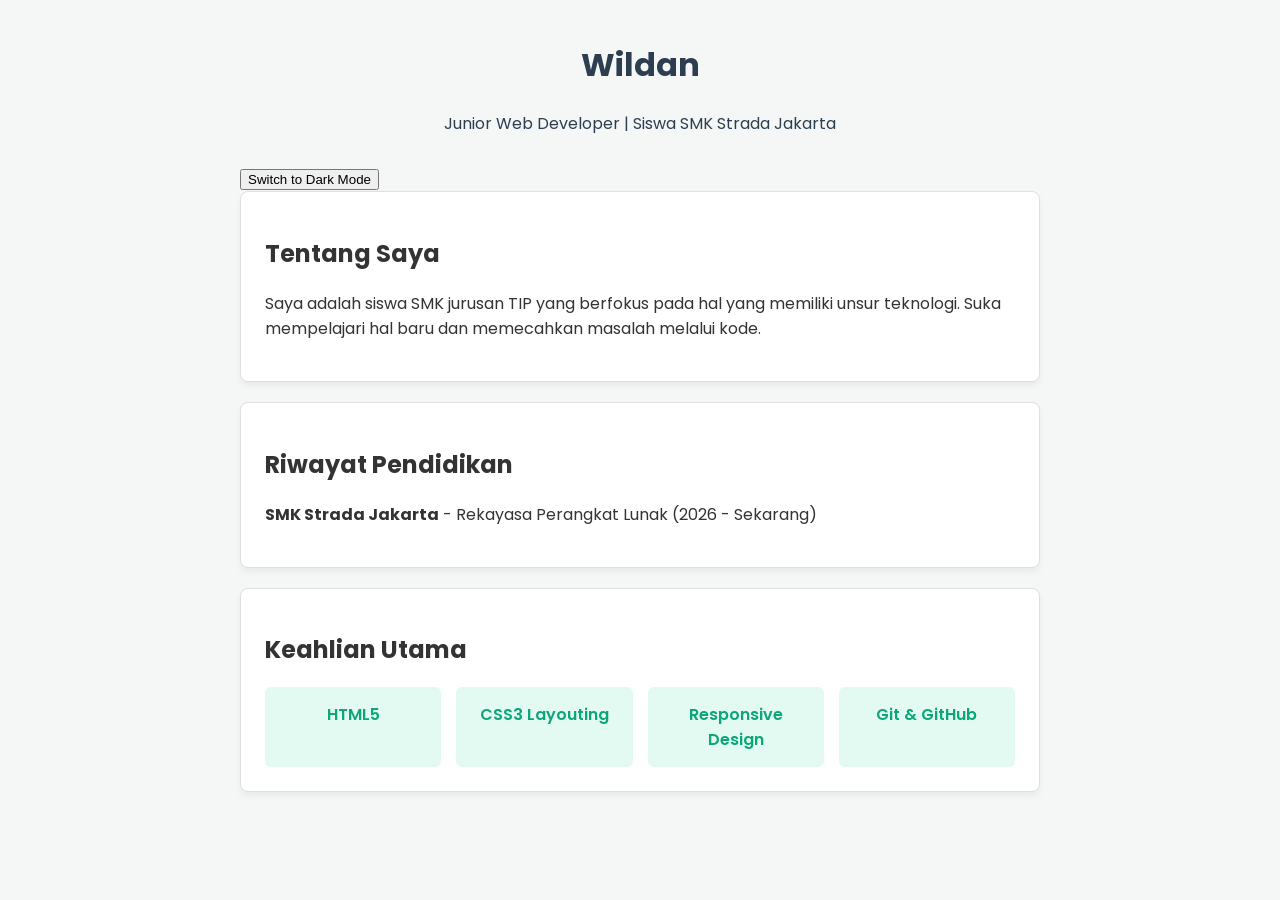
<file: jobahett wildan/jobsheet 3/index.html>
<!DOCTYPE html>
<html lang="en">
<head>
    <meta charset="UTF-8">
    <meta name="viewport" content="width=device-width, initial-scale=1.0">
    <title>Wildan</title>
    <link rel="stylesheet" href="style.css">
</head>
<body>
    <div class="cv-container">
        <header class="cv-header">
            <h1>Wildan</h1>
            <p>Junior Web Developer | Siswa SMK Strada Jakarta</p>
        </header>
        <div class="toggle-container">
            <button class="btn-toggle" id="themeToggleBtn"> 
                Switch to Dark Mode
            </button>
        </div>
        <section class="cv-card">
            <h2>Tentang Saya</h2>
            <p>Saya adalah siswa SMK jurusan TIP yang berfokus pada hal yang memiliki unsur teknologi. Suka mempelajari hal baru dan memecahkan masalah melalui kode.</p>
        </section>
        <section class="cv-card">
            <h2>Riwayat Pendidikan</h2>
            <p><strong>SMK Strada Jakarta</strong> - Rekayasa Perangkat Lunak (2026 - Sekarang)</p>
        </section>
        <section class="cv-card">
            <h2>Keahlian Utama</h2>
            <div class="skills-container">
                <div class="skill-item">HTML5</div>
                <div class="skill-item">CSS3 Layouting</div>
                <div class="skill-item">Responsive Design</div>
                <div class="skill-item">Git & GitHub</div>
            </div>
        </section>
    </div>
    <script src="script.js"></script>
</body>
</html>
</file>
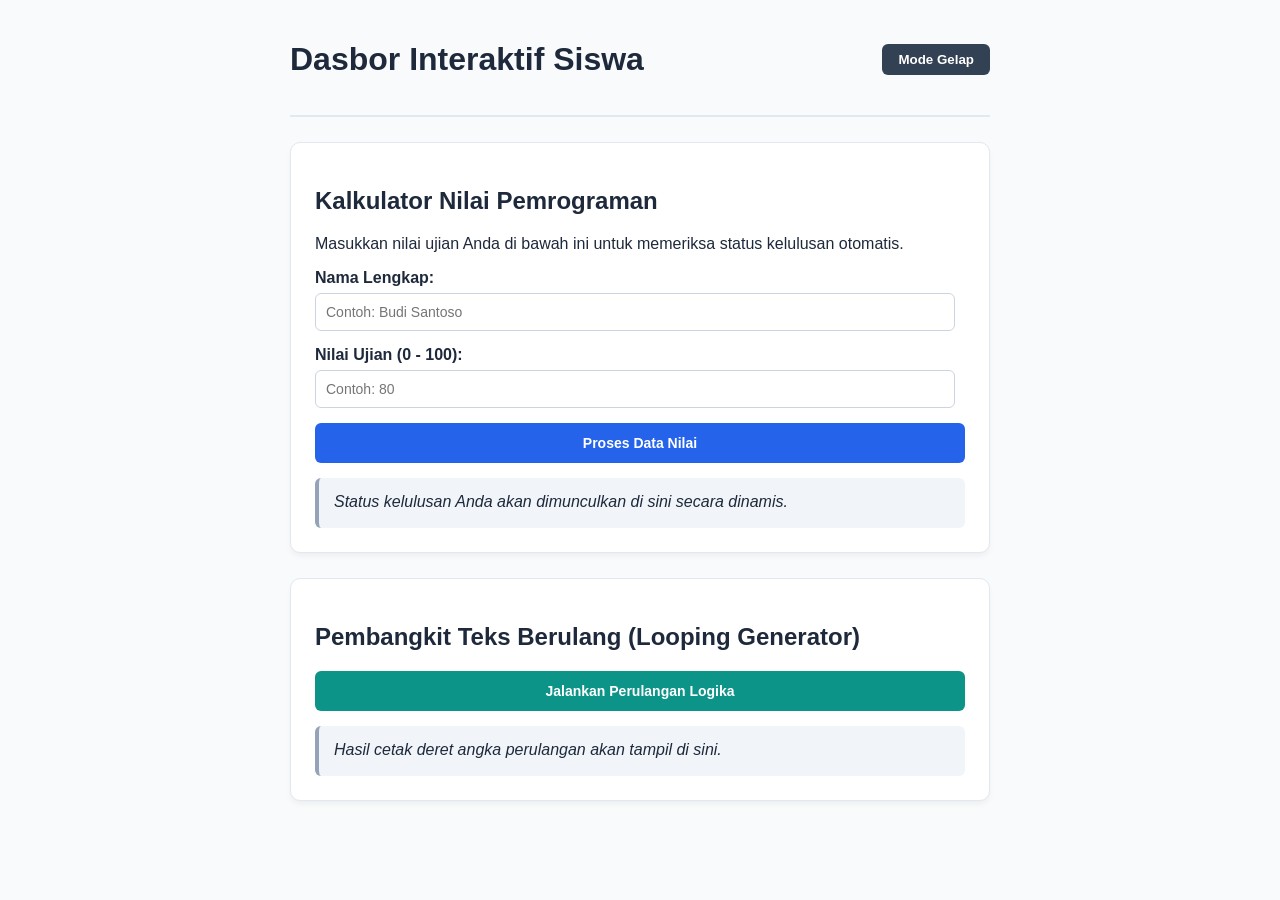
<file: jobahett wildan/jobshet 4/index.html>
<!DOCTYPE html>
<html lang="id">
<head>
    <meta charset="UTF-8">
    <meta name="viewport" content="width=device-width, initial-scale=1.0">
    <title>Web Interaktif JavaScript - X RPL</title>
    <link rel="stylesheet" href="stayle.css">
</head>
<body>
    <div class="main-container">
        <header class="web-header">
            <h1>Dasbor Interaktif Siswa</h1>
            <button id="btn-togle" class="toggle-theme">Mode Gelap</button>
        </header>

        <section class="widget-card">
            <h2>Kalkulator Nilai Pemrograman</h2>
            <p>Masukkan nilai ujian Anda di bawah ini untuk memeriksa status kelulusan otomatis.</p>
            <div class="input-group">
                <label for="input-nama">Nama Lengkap:</label>
                <input type="text" id="input-nama" placeholder="Contoh: Budi Santoso">
            </div>
            <div class="input-group">
                <label for="input-nilai">Nilai Ujian (0 - 100):</label>
                <input type="number" id="input-nilai" placeholder="Contoh: 80">
            </div>
            <button id="btn-proses" class="action-btn">Proses Data Nilai</button>
            <div id="box-hasil" class="result-box">
                Status kelulusan Anda akan dimunculkan di sini secara dinamis.
            </div>
        </section>
        <section class="widget-card">
            <h2>Pembangkit Teks Berulang (Looping Generator)</h2>
            <button id="btn-loop" class="action-btn variant-btn">Jalankan Perulangan Logika</button>
            <div id="box-loop" class="result-box">
                Hasil cetak deret angka perulangan akan tampil di sini.
            </div>
        </section>
    </div>
    <script src="script.js"></script>
</body>
</html>
</file>
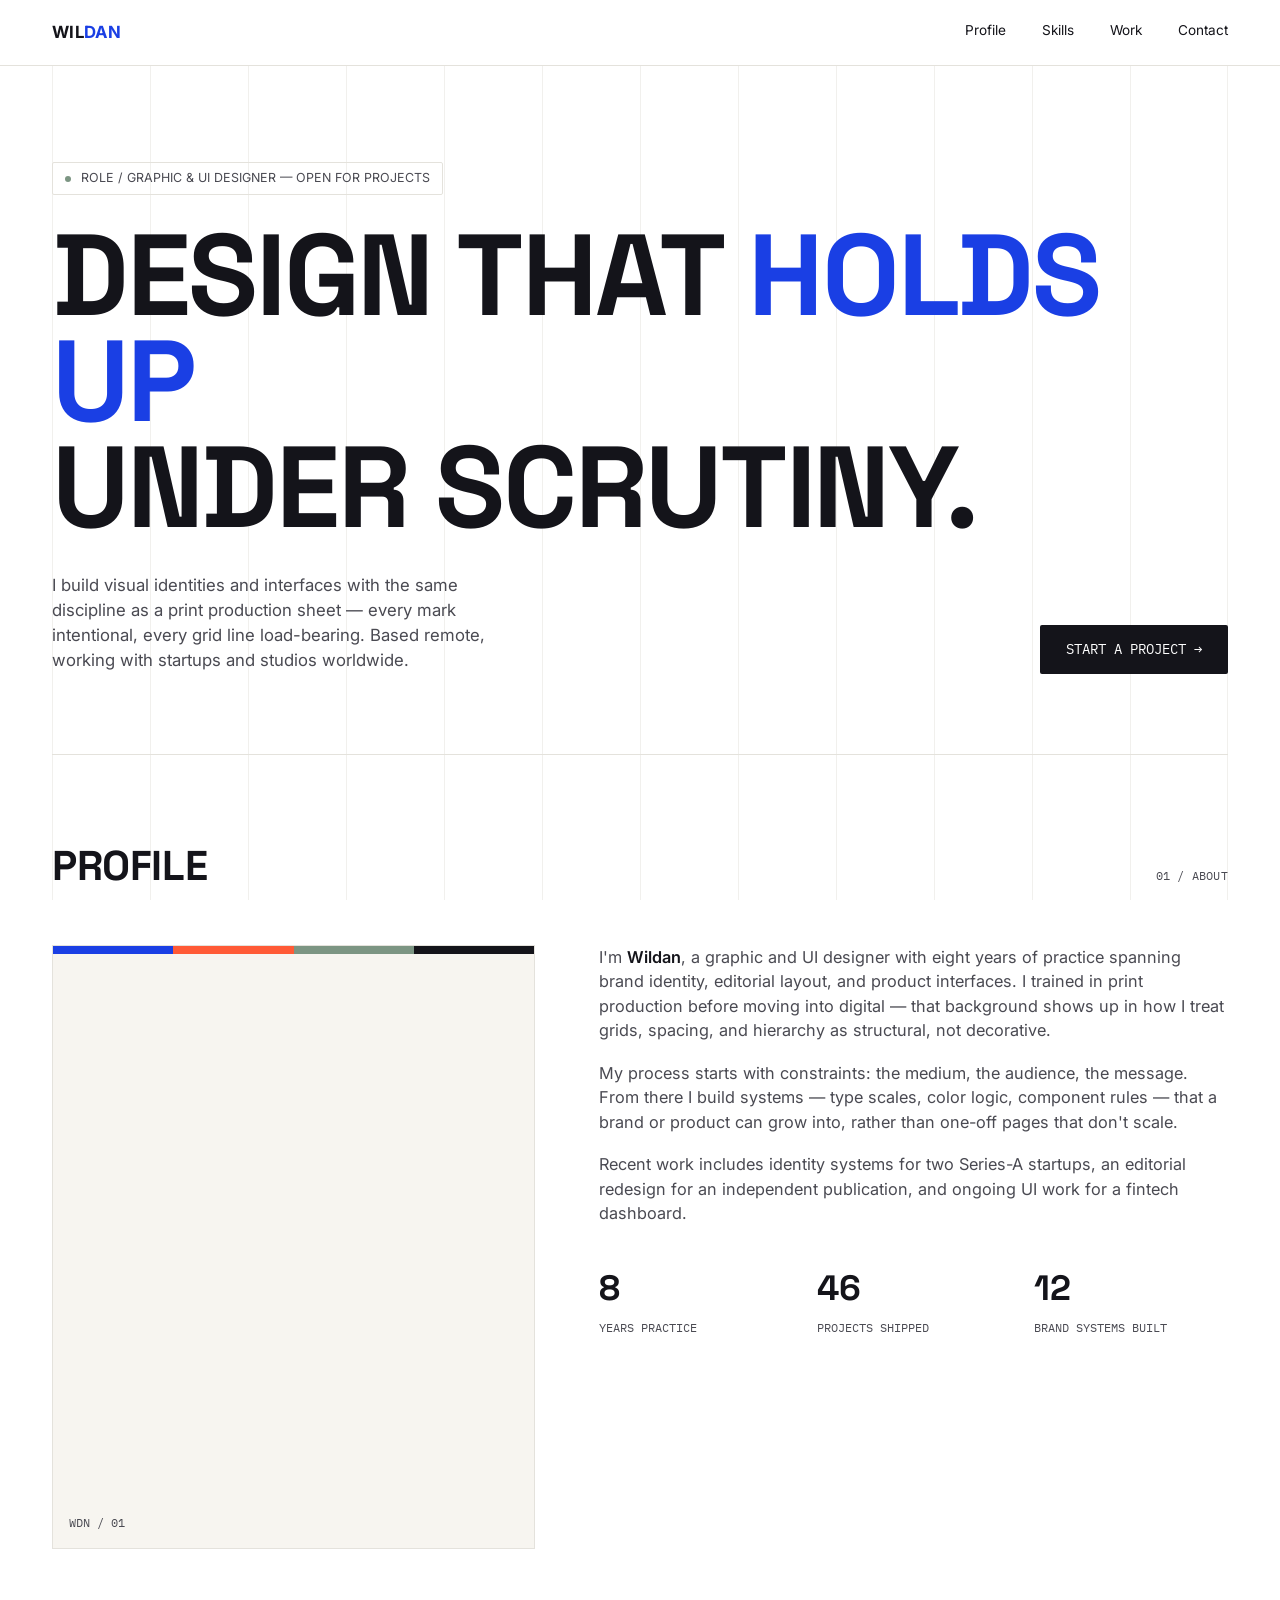
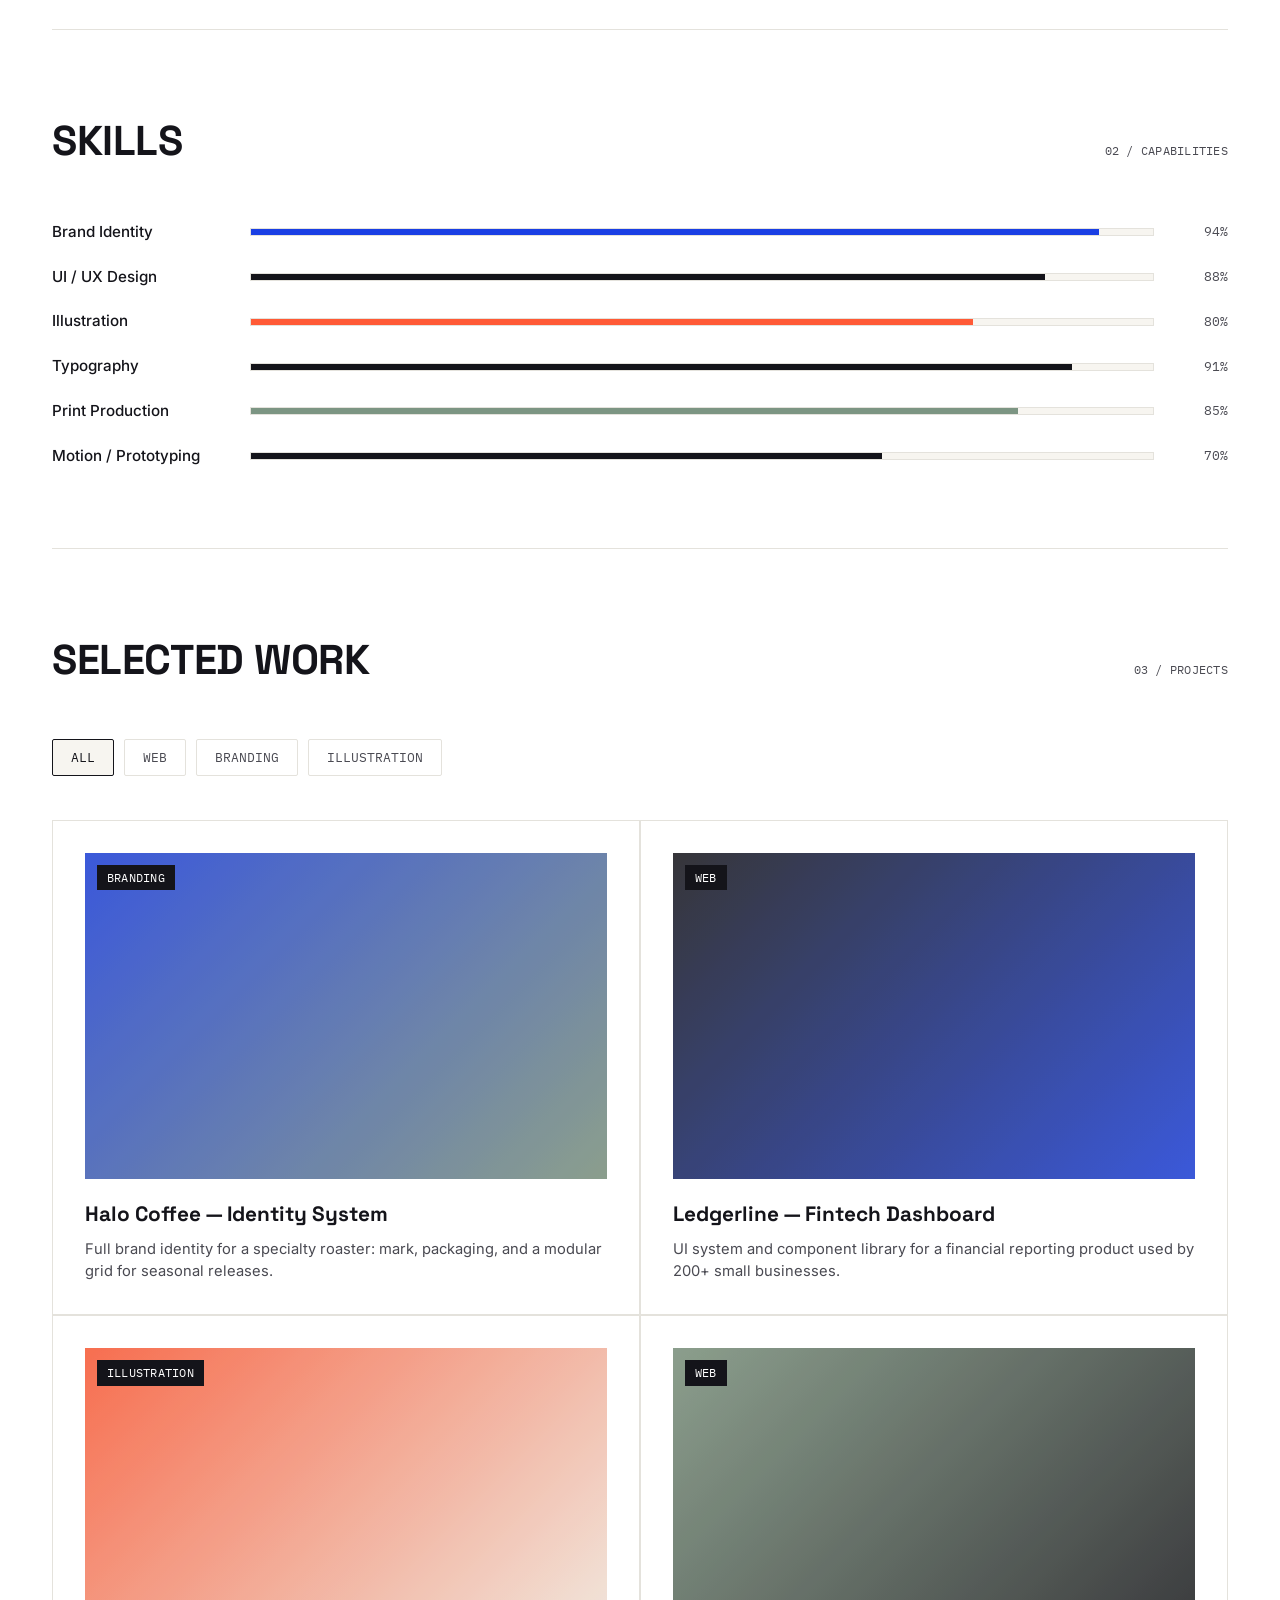
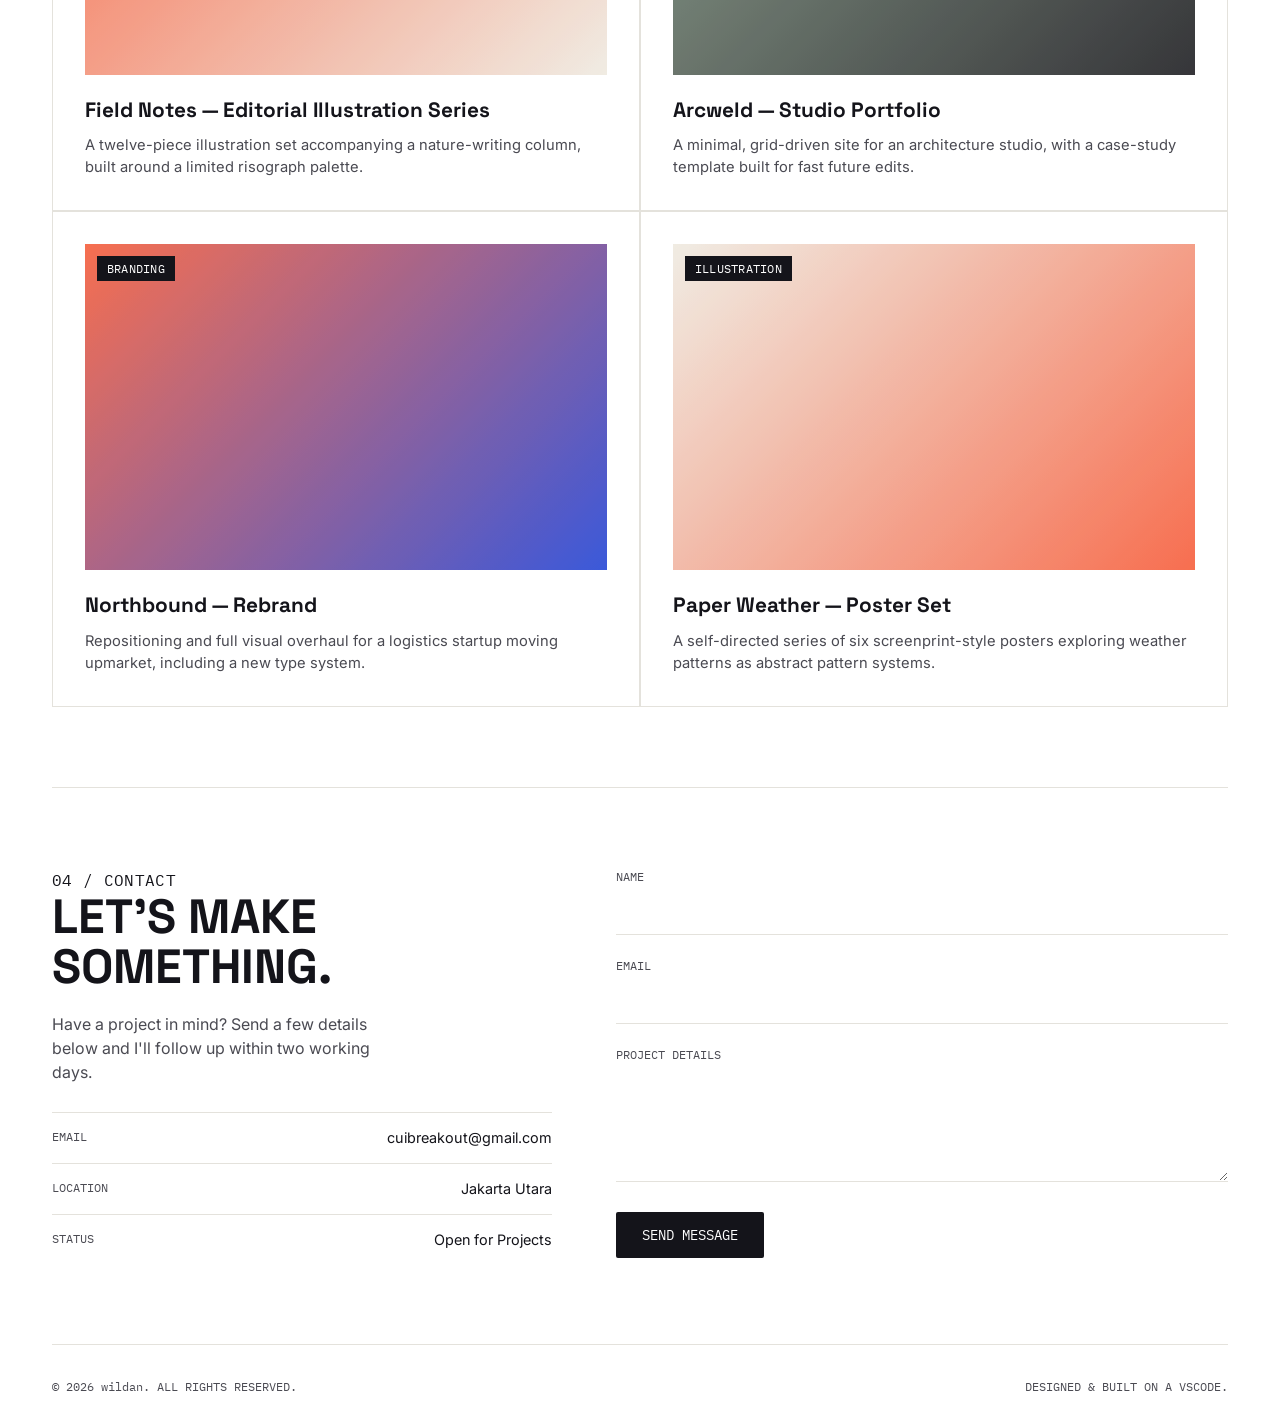
<file: jobahett wildan/jobshet 6/index.html>
<!DOCTYPE html>
<html lang="en">
<head>
<meta charset="UTF-8">
<meta name="viewport" content="width=device-width, initial-scale=1.0">
<title>wildan — Graphic & UI Designer</title>
<link rel="preconnect" href="https://fonts.googleapis.com">
<link href="https://fonts.googleapis.com/css2?family=Space+Grotesk:wght@400;500;700&family=Inter:wght@400;500;600&family=IBM+Plex+Mono:wght@400;500&display=swap" rel="stylesheet">
<style>
  :root{
    --paper:#FFFFFF;
    --ink:#14141A;
    --ink-soft:#4A4A52;
    --grid-line:#E4E2DC;
    --klein:#1A3FE4;
    --coral:#FF5A36;
    --sage:#7C9583;
    --paper-alt:#F7F5F0;
  }
  *{margin:0;padding:0;box-sizing:border-box;}
  html{scroll-behavior:smooth;}
  body{
    background:var(--paper);
    color:var(--ink);
    font-family:'Inter',sans-serif;
    line-height:1.5;
    overflow-x:hidden;
  }
  @media (prefers-reduced-motion: reduce){
    html{scroll-behavior:auto;}
    *{animation-duration:0.001ms !important; transition-duration:0.001ms !important;}
  }
  a{color:inherit;text-decoration:none;}
  .mono{
    font-family:'IBM Plex Mono',monospace;
    letter-spacing:0.02em;
  }
  .display{
    font-family:'Space Grotesk',sans-serif;
  }
  .wrap{
    max-width:1240px;
    margin:0 auto;
    padding:0 32px;
  }
  .grid-guides{
    position:fixed;
    top:0; left:0; right:0; bottom:0;
    max-width:1240px;
    margin:0 auto;
    padding:0 32px;
    pointer-events:none;
    z-index:0;
    display:grid;
    grid-template-columns:repeat(12,1fr);
  }
  .grid-guides span{
    border-left:1px solid var(--grid-line);
    height:100%;
    opacity:0.5;
  }
  .grid-guides span:last-child{border-right:1px solid var(--grid-line);}
  .crop{position:relative;}
  .crop::before,
  .crop::after,
  .crop .cm2::before,
  .crop .cm2::after{
    content:'';
    position:absolute;
    width:14px;
    height:14px;
    border:1.5px solid var(--ink);
    opacity:0;
    transition:opacity 0.25s ease, transform 0.25s ease;
  }
  .crop::before{top:-1px;left:-1px;border-right:none;border-bottom:none;}
  .crop::after{top:-1px;right:-1px;border-left:none;border-bottom:none;}
  .crop .cm2::before{bottom:-1px;left:-1px;border-right:none;border-top:none;position:absolute;}
  .crop .cm2::after{bottom:-1px;right:-1px;border-left:none;border-top:none;position:absolute;}
  .crop:hover::before,.crop:hover::after,
  .crop:hover .cm2::before,.crop:hover .cm2::after{opacity:1;}
  .crop:hover::before{transform:translate(-4px,-4px);}
  .crop:hover::after{transform:translate(4px,-4px);}
  .crop:hover .cm2::before{transform:translate(-4px,4px);}
  .crop:hover .cm2::after{transform:translate(4px,4px);}
  header{
    position:sticky;
    top:0;
    background:rgba(255,255,255,0.92);
    backdrop-filter:blur(6px);
    border-bottom:1px solid var(--grid-line);
    z-index:50;
  }
  nav.wrap{
    display:flex;
    align-items:center;
    justify-content:space-between;
    padding-top:20px;
    padding-bottom:20px;
  }
  .logo{
    font-weight:700;
    font-size:1.05rem;
    letter-spacing:0.02em;
  }
  .logo span{color:var(--klein);}
  .navlinks{
    display:flex;
    gap:36px;
    font-size:0.85rem;
  }
  .navlinks a{
    position:relative;
    padding-bottom:4px;
  }
  .navlinks a:focus-visible, .btn:focus-visible, .tab:focus-visible, input:focus-visible, textarea:focus-visible, button:focus-visible{
    outline:2px solid var(--klein);
    outline-offset:3px;
  }
  .navlinks a::after{
    content:'';
    position:absolute;
    left:0;bottom:0;
    width:0;height:1px;
    background:var(--ink);
    transition:width 0.2s ease;
  }
  .navlinks a:hover::after{width:100%;}
  .hero{
    position:relative;
    padding:96px 0 80px;
    border-bottom:1px solid var(--grid-line);
  }
  .eyebrow{
    display:inline-flex;
    align-items:center;
    gap:10px;
    font-size:0.78rem;
    color:var(--ink-soft);
    margin-bottom:28px;
    border:1px solid var(--grid-line);
    padding:6px 12px;
    border-radius:2px;
  }
  .eyebrow .dot{width:6px;height:6px;border-radius:50%;background:var(--sage);display:inline-block;}
  .hero h1{
    font-family:'Space Grotesk',sans-serif;
    font-weight:700;
    font-size:clamp(3rem,9vw,7.5rem);
    line-height:0.92;
    letter-spacing:-0.02em;
    text-transform:uppercase;
  }
  .hero h1 em{
    font-style:normal;
    color:var(--klein);
  }
  .hero-sub{
    margin-top:32px;
    display:flex;
    justify-content:space-between;
    align-items:flex-end;
    gap:40px;
    flex-wrap:wrap;
  }
  .hero-sub p{
    max-width:480px;
    color:var(--ink-soft);
    font-size:1.05rem;
  }
  .btn{
    display:inline-block;
    background:var(--ink);
    color:var(--paper);
    font-family:'IBM Plex Mono',monospace;
    font-size:0.85rem;
    padding:14px 26px;
    border-radius:2px;
    white-space:nowrap;
    transition:background 0.2s ease, transform 0.2s ease;
    border:none;
    cursor:pointer;
  }
  .btn:hover{background:var(--klein); transform:translateY(-2px);}
  section{padding:80px 0;border-bottom:1px solid var(--grid-line);}
  .sec-head{
    display:flex;
    justify-content:space-between;
    align-items:baseline;
    margin-bottom:48px;
    flex-wrap:wrap;
    gap:12px;
  }
  .sec-head .tag{
    font-size:0.78rem;
    color:var(--ink-soft);
  }
  .sec-head h2{
    font-family:'Space Grotesk',sans-serif;
    font-size:clamp(1.8rem,4vw,2.6rem);
    text-transform:uppercase;
    letter-spacing:-0.01em;
  }
  .profile-grid{
    display:grid;
    grid-template-columns:1fr 1.3fr;
    gap:64px;
    align-items:start;
  }
  .profile-photo{
    aspect-ratio:4/5;
    background:var(--paper-alt);
    border:1px solid var(--grid-line);
    position:relative;
    overflow:hidden;
  }
  .profile-photo::after{
    content:'WDN / 01';
    position:absolute;
    bottom:16px;left:16px;
    font-family:'IBM Plex Mono',monospace;
    font-size:0.75rem;
    color:var(--ink-soft);
  }
  .profile-photo .swatchbar{
    position:absolute;
    top:0;left:0;right:0;
    height:8px;
    display:flex;
  }
  .profile-photo .swatchbar span{flex:1;}
  .profile-text p{
    color:var(--ink-soft);
    margin-bottom:18px;
    font-size:1.02rem;
  }
  .profile-text strong{color:var(--ink);font-weight:600;}
  .stats{
    display:grid;
    grid-template-columns:repeat(3,1fr);
    gap:24px;
    margin-top:36px;
  }
  .stat b{
    font-family:'Space Grotesk',sans-serif;
    font-size:2.2rem;
    display:block;
  }
  .stat span{
    font-size:0.78rem;
    color:var(--ink-soft);
    font-family:'IBM Plex Mono',monospace;
  }
  .skills-list{display:flex;flex-direction:column;gap:22px;}
  .skill-row{display:grid;grid-template-columns:180px 1fr 56px;align-items:center;gap:18px;}
  .skill-name{font-weight:500;font-size:0.95rem;}
  .skill-track{
    height:8px;
    background:var(--paper-alt);
    border:1px solid var(--grid-line);
    position:relative;
    overflow:hidden;
  }
  .skill-fill{
    height:100%;
    background:var(--ink);
    width:0%;
    transition:width 1.1s cubic-bezier(.16,1,.3,1);
  }
  .skill-row:nth-child(1) .skill-fill{background:var(--klein);}
  .skill-row:nth-child(3) .skill-fill{background:var(--coral);}
  .skill-row:nth-child(5) .skill-fill{background:var(--sage);}
  .skill-pct{
    font-family:'IBM Plex Mono',monospace;
    font-size:0.82rem;
    color:var(--ink-soft);
    text-align:right;
  }
  .filters{display:flex;gap:10px;flex-wrap:wrap;}
  .tab{
    font-family:'IBM Plex Mono',monospace;
    font-size:0.8rem;
    padding:9px 18px;
    border:1px solid var(--grid-line);
    background:transparent;
    border-radius:2px;
    cursor:pointer;
    color:var(--ink-soft);
    transition:all 0.2s ease;
  }
  .tab.active,.tab:hover{
    border-color:var(--ink);
    color:var(--ink);
    background:var(--paper-alt);
  }
  .proj-grid{
    display:grid;
    grid-template-columns:repeat(2,1fr);
    gap:2px;
    background:var(--grid-line);
    border:1px solid var(--grid-line);
    margin-top:44px;
  }
  .proj-card{
    background:var(--paper);
    padding:32px;
    transition:opacity 0.3s ease, transform 0.3s ease;
  }
  .proj-card.hide{display:none;}
  .proj-thumb{
    aspect-ratio:16/10;
    background:var(--paper-alt);
    margin-bottom:20px;
    position:relative;
    overflow:hidden;
  }
  .proj-thumb .tint{
    position:absolute;inset:0;
    mix-blend-mode:multiply;
    opacity:0.85;
    transition:transform 0.4s ease;
  }
  .proj-card:hover .tint{transform:scale(1.04);}
  .proj-cat{
    font-family:'IBM Plex Mono',monospace;
    font-size:0.72rem;
    color:var(--paper);
    background:var(--ink);
    display:inline-block;
    padding:4px 10px;
    position:absolute;
    top:12px;left:12px;
  }
  .proj-card h3{
    font-family:'Space Grotesk',sans-serif;
    font-size:1.3rem;
    margin-bottom:8px;
  }
  .proj-card p{color:var(--ink-soft);font-size:0.92rem;}
  .contact-wrap{
    display:grid;
    grid-template-columns:0.9fr 1.1fr;
    gap:64px;
  }
  .contact-info h2{
    font-family:'Space Grotesk',sans-serif;
    font-size:clamp(2rem,4vw,3rem);
    text-transform:uppercase;
    line-height:1.05;
    margin-bottom:20px;
  }
  .contact-info p{color:var(--ink-soft);margin-bottom:28px;max-width:360px;}
  .contact-info .info-row{
    display:flex;
    justify-content:space-between;
    border-top:1px solid var(--grid-line);
    padding:14px 0;
    font-size:0.9rem;
  }
  .contact-info .info-row span:first-child{color:var(--ink-soft);font-family:'IBM Plex Mono',monospace;font-size:0.78rem;}
  form{display:flex;flex-direction:column;gap:22px;}
  .field{display:flex;flex-direction:column;gap:8px;}
  .field label{
    font-family:'IBM Plex Mono',monospace;
    font-size:0.75rem;
    color:var(--ink-soft);
  }
  .field input,.field textarea{
    border:none;
    border-bottom:1px solid var(--grid-line);
    background:transparent;
    padding:10px 2px;
    font-family:'Inter',sans-serif;
    font-size:1rem;
    color:var(--ink);
    resize:vertical;
    transition:border-color 0.2s ease;
  }
  .field input:focus,.field textarea:focus{border-color:var(--ink);}
  .field textarea{min-height:110px;}
  .submit-row{display:flex;align-items:center;gap:18px;margin-top:8px;}
  #formMsg{
    font-family:'IBM Plex Mono',monospace;
    font-size:0.8rem;
    color:var(--sage);
    opacity:0;
    transition:opacity 0.3s ease;
  }
  #formMsg.show{opacity:1;}
  footer{
    padding:32px 0;
    display:flex;
    justify-content:space-between;
    font-size:0.78rem;
    color:var(--ink-soft);
    font-family:'IBM Plex Mono',monospace;
    flex-wrap:wrap;
    gap:10px;
  }
  .reveal{
    opacity:0;
    transform:translateY(24px);
    transition:opacity 0.7s ease, transform 0.7s ease;
  }
  .reveal.in{opacity:1;transform:translateY(0);}
  @media (max-width:860px){
    .profile-grid,.contact-wrap{grid-template-columns:1fr;}
    .proj-grid{grid-template-columns:1fr;}
    .navlinks{display:none;}
    .skill-row{grid-template-columns:110px 1fr 44px;gap:10px;}
  }
</style>
</head>
<body>

<div class="grid-guides" aria-hidden="true">
  <span></span><span></span><span></span><span></span><span></span><span></span>
  <span></span><span></span><span></span><span></span><span></span><span></span>
</div>

<header>
  <nav class="wrap">
    <div class="logo">WIL<span>DAN</span></div>
    <div class="navlinks">
      <a href="#profile">Profile</a>
      <a href="#skills">Skills</a>
      <a href="#work">Work</a>
      <a href="#contact">Contact</a>
    </div>
  </nav>
</header>

<main class="wrap">

  <section class="hero">
    <div class="eyebrow"><span class="dot"></span> ROLE / GRAPHIC &amp; UI DESIGNER — OPEN FOR PROJECTS</div>
    <h1>Design that <em>holds up</em><br>under scrutiny.</h1>
    <div class="hero-sub">
      <p>I build visual identities and interfaces with the same discipline as a print production sheet — every mark intentional, every grid line load-bearing. Based remote, working with startups and studios worldwide.</p>
      <a href="#contact" class="btn crop"><span class="cm2"></span>START A PROJECT →</a>
    </div>
  </section>

  <section id="profile">
    <div class="sec-head">
      <h2>Profile</h2>
      <span class="tag mono">01 / ABOUT</span>
    </div>
    <div class="profile-grid">
      <div class="profile-photo reveal">
        <div class="swatchbar">
          <span style="background:var(--klein)"></span>
          <span style="background:var(--coral)"></span>
          <span style="background:var(--sage)"></span>
          <span style="background:var(--ink)"></span>
        </div>
      </div>
      <div class="profile-text reveal">
        <p>I'm <strong>Wildan</strong>, a graphic and UI designer with eight years of practice spanning brand identity, editorial layout, and product interfaces. I trained in print production before moving into digital — that background shows up in how I treat grids, spacing, and hierarchy as structural, not decorative.</p>
        <p>My process starts with constraints: the medium, the audience, the message. From there I build systems — type scales, color logic, component rules — that a brand or product can grow into, rather than one-off pages that don't scale.</p>
        <p>Recent work includes identity systems for two Series-A startups, an editorial redesign for an independent publication, and ongoing UI work for a fintech dashboard.</p>
        <div class="stats">
          <div class="stat"><b>8</b><span>YEARS PRACTICE</span></div>
          <div class="stat"><b>46</b><span>PROJECTS SHIPPED</span></div>
          <div class="stat"><b>12</b><span>BRAND SYSTEMS BUILT</span></div>
        </div>
      </div>
    </div>
  </section>

  <section id="skills">
    <div class="sec-head">
      <h2>Skills</h2>
      <span class="tag mono">02 / CAPABILITIES</span>
    </div>
    <div class="skills-list reveal">
      <div class="skill-row">
        <div class="skill-name">Brand Identity</div>
        <div class="skill-track"><div class="skill-fill" data-pct="94"></div></div>
        <div class="skill-pct">94%</div>
      </div>
      <div class="skill-row">
        <div class="skill-name">UI / UX Design</div>
        <div class="skill-track"><div class="skill-fill" data-pct="88"></div></div>
        <div class="skill-pct">88%</div>
      </div>
      <div class="skill-row">
        <div class="skill-name">Illustration</div>
        <div class="skill-track"><div class="skill-fill" data-pct="80"></div></div>
        <div class="skill-pct">80%</div>
      </div>
      <div class="skill-row">
        <div class="skill-name">Typography</div>
        <div class="skill-track"><div class="skill-fill" data-pct="91"></div></div>
        <div class="skill-pct">91%</div>
      </div>
      <div class="skill-row">
        <div class="skill-name">Print Production</div>
        <div class="skill-track"><div class="skill-fill" data-pct="85"></div></div>
        <div class="skill-pct">85%</div>
      </div>
      <div class="skill-row">
        <div class="skill-name">Motion / Prototyping</div>
        <div class="skill-track"><div class="skill-fill" data-pct="70"></div></div>
        <div class="skill-pct">70%</div>
      </div>
    </div>
  </section>

  <section id="work">
    <div class="sec-head">
      <h2>Selected Work</h2>
      <span class="tag mono">03 / PROJECTS</span>
    </div>
    <div class="filters">
      <button class="tab active" data-filter="all">ALL</button>
      <button class="tab" data-filter="web">WEB</button>
      <button class="tab" data-filter="branding">BRANDING</button>
      <button class="tab" data-filter="illustration">ILLUSTRATION</button>
    </div>
    <div class="proj-grid" id="projGrid">

      <div class="proj-card crop reveal" data-cat="branding">
        <span class="cm2"></span>
        <div class="proj-thumb"><div class="tint" style="background:linear-gradient(135deg,var(--klein),var(--sage))"></div><span class="proj-cat mono">BRANDING</span></div>
        <h3>Halo Coffee — Identity System</h3>
        <p>Full brand identity for a specialty roaster: mark, packaging, and a modular grid for seasonal releases.</p>
      </div>

      <div class="proj-card crop reveal" data-cat="web">
        <span class="cm2"></span>
        <div class="proj-thumb"><div class="tint" style="background:linear-gradient(135deg,var(--ink),var(--klein))"></div><span class="proj-cat mono">WEB</span></div>
        <h3>Ledgerline — Fintech Dashboard</h3>
        <p>UI system and component library for a financial reporting product used by 200+ small businesses.</p>
      </div>

      <div class="proj-card crop reveal" data-cat="illustration">
        <span class="cm2"></span>
        <div class="proj-thumb"><div class="tint" style="background:linear-gradient(135deg,var(--coral),var(--paper-alt))"></div><span class="proj-cat mono">ILLUSTRATION</span></div>
        <h3>Field Notes — Editorial Illustration Series</h3>
        <p>A twelve-piece illustration set accompanying a nature-writing column, built around a limited risograph palette.</p>
      </div>

      <div class="proj-card crop reveal" data-cat="web">
        <span class="cm2"></span>
        <div class="proj-thumb"><div class="tint" style="background:linear-gradient(135deg,var(--sage),var(--ink))"></div><span class="proj-cat mono">WEB</span></div>
        <h3>Arcweld — Studio Portfolio</h3>
        <p>A minimal, grid-driven site for an architecture studio, with a case-study template built for fast future edits.</p>
      </div>

      <div class="proj-card crop reveal" data-cat="branding">
        <span class="cm2"></span>
        <div class="proj-thumb"><div class="tint" style="background:linear-gradient(135deg,var(--coral),var(--klein))"></div><span class="proj-cat mono">BRANDING</span></div>
        <h3>Northbound — Rebrand</h3>
        <p>Repositioning and full visual overhaul for a logistics startup moving upmarket, including a new type system.</p>
      </div>

      <div class="proj-card crop reveal" data-cat="illustration">
        <span class="cm2"></span>
        <div class="proj-thumb"><div class="tint" style="background:linear-gradient(135deg,var(--paper-alt),var(--coral))"></div><span class="proj-cat mono">ILLUSTRATION</span></div>
        <h3>Paper Weather — Poster Set</h3>
        <p>A self-directed series of six screenprint-style posters exploring weather patterns as abstract pattern systems.</p>
      </div>

    </div>
  </section>

  <section id="contact">
    <div class="contact-wrap">
      <div class="contact-info reveal">
        <span class="tag mono">04 / CONTACT</span>
        <h2>Let's make<br>something.</h2>
        <p>Have a project in mind? Send a few details below and I'll follow up within two working days.</p>
        <div class="info-row"><span>EMAIL</span><span>cuibreakout@gmail.com</span></div>
        <div class="info-row"><span>LOCATION</span><span>Jakarta Utara</span></div>
        <div class="info-row"><span>STATUS</span><span>Open for Projects</span></div>
      </div>
      <form id="contactForm" class="reveal">
        <div class="field">
          <label for="cf-name">NAME</label>
          <input id="cf-name" name="name" type="text" required autocomplete="name">
        </div>
        <div class="field">
          <label for="cf-email">EMAIL</label>
          <input id="cf-email" name="email" type="email" required autocomplete="email">
        </div>
        <div class="field">
          <label for="cf-message">PROJECT DETAILS</label>
          <textarea id="cf-message" name="message" required></textarea>
        </div>
        <div class="submit-row">
          <button type="submit" class="btn">SEND MESSAGE</button>
          <span id="formMsg" class="mono">Message received — thanks, Wildan will reply soon.</span>
        </div>
      </form>
    </div>
  </section>

  <footer>
    <span>© 2026 wildan. ALL RIGHTS RESERVED.</span>
    <span>DESIGNED &amp; BUILT ON A VSCODE.</span>
  </footer>

</main>

<script>
  const revealEls = document.querySelectorAll('.reveal');
  const io = new IntersectionObserver((entries) => {
    entries.forEach(entry => {
      if(entry.isIntersecting){
        entry.target.classList.add('in');
        io.unobserve(entry.target);
      }
    });
  }, {threshold:0.15});
  revealEls.forEach(el => io.observe(el));

  const skillTrack = document.querySelector('.skills-list');
  const skillIO = new IntersectionObserver((entries) => {
    entries.forEach(entry => {
      if(entry.isIntersecting){
        document.querySelectorAll('.skill-fill').forEach(fill => {
          fill.style.width = fill.dataset.pct + '%';
        });
        skillIO.disconnect();
      }
    });
  }, {threshold:0.3});
  if(skillTrack) skillIO.observe(skillTrack);

  const tabs = document.querySelectorAll('.tab');
  const cards = document.querySelectorAll('.proj-card');
  tabs.forEach(tab => {
    tab.addEventListener('click', () => {
      tabs.forEach(t => t.classList.remove('active'));
      tab.classList.add('active');
      const filter = tab.dataset.filter;
      cards.forEach(card => {
        const match = filter === 'all' || card.dataset.cat === filter;
        card.classList.toggle('hide', !match);
      });
    });
  });

  const form = document.getElementById('contactForm');
  const formMsg = document.getElementById('formMsg');
  form.addEventListener('submit', (e) => {
    e.preventDefault();
    const name = form.name.value.trim();
    const email = form.email.value.trim();
    const message = form.message.value.trim();
    if(!name || !email || !message){
      formMsg.textContent = 'Please fill in every field before sending.';
      formMsg.style.color = 'var(--coral)';
      formMsg.classList.add('show');
      return;
    }
    formMsg.textContent = 'Message received — thanks, Wildan will reply soon.';
    formMsg.style.color = 'var(--sage)';
    formMsg.classList.add('show');
    form.reset();
  });
</script>

</body>
</html>
</file>
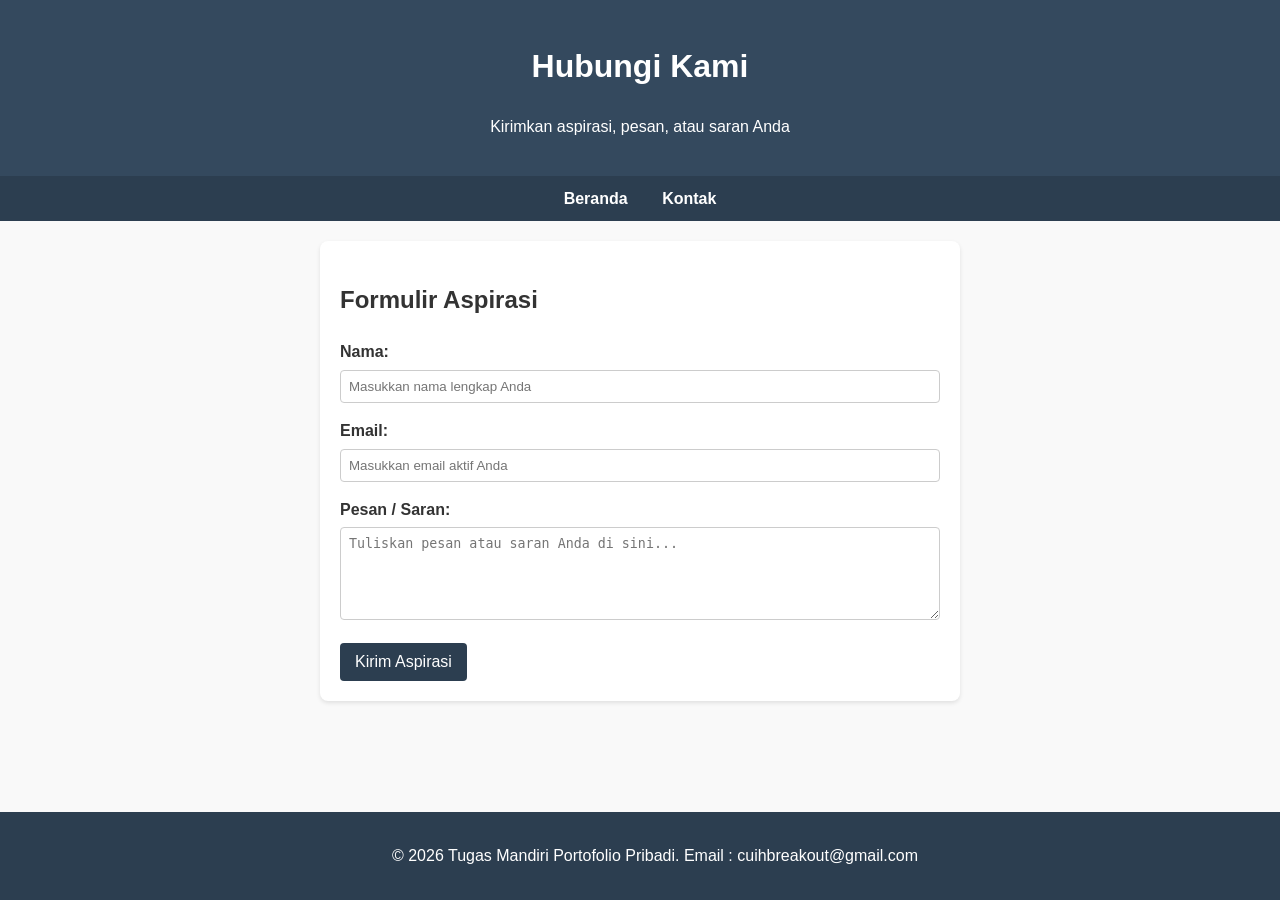
<file: jobahett wildan/jobhset 2/kontak.html>
<!DOCTYPE html>
<html lang="id">
<head>
    <meta charset="UTF-8">
    <meta name="viewport" content="width=device-width, initial-scale=1.0">
    <title>Portofolio Wildan - Kontak</title>
    <style>
        body {
            font-family: Arial, sans-serif;
            line-height: 1.6;
            margin: 0;
            padding: 0;
            background-color: #f9f9f9;
            color: #333;
        }
        header {
            background-color: #34495e;
            color: white;
            padding: 20px;
            text-align: center;
        }
        nav {
            background-color: #2c3e50;
            text-align: center;
            padding: 10px;
        }
        nav a {
            color: white;
            text-decoration: none;
            margin: 0 15px;
            font-weight: bold;
        }
        nav a:hover {
            text-decoration: underline;
        }
        main {
            max-width: 600px;
            margin: 20px auto;
            padding: 20px;
            background: white;
            border-radius: 8px;
            box-shadow: 0 2px 4px rgba(0,0,0,0.1);
        }
        .form-group {
            margin-bottom: 15px;
        }
        .form-group label {
            display: block;
            margin-bottom: 5px;
            font-weight: bold;
        }
        .form-group input, .form-group textarea {
            width: 100%;
            padding: 8px;
            box-sizing: border-box;
            border: 1px solid #ccc;
            border-radius: 4px;
        }
        button {
            background-color: #2c3e50;
            color: white;
            padding: 10px 15px;
            border: none;
            border-radius: 4px;
            cursor: pointer;
            font-size: 1em;
        }
        button:hover {
            background-color: #34495e;
        }
        footer {
            text-align: center;
            padding: 15px;
            background-color: #2c3e50;
            color: white;
            position: fixed;
            bottom: 0;
            width: 100%;
        }
    </style>
</head>
<body>
    <header>
        <h1>Hubungi Kami</h1>
        <p>Kirimkan aspirasi, pesan, atau saran Anda</p>
    </header>
    <nav>
        <a href="index.html">Beranda</a>
        <a href="kontak.html">Kontak</a>
    </nav>
    <main>
        <h2>Formulir Aspirasi</h2>
        <form action="#" method="POST">
            <div class="form-group">
                <label for="nama">Nama:</label>
                <input type="text" id="nama" name="nama" required placeholder="Masukkan nama lengkap Anda">
            </div>
            <div class="form-group">
                <label for="email">Email:</label>
                <input type="email" id="email" name="email" required placeholder="Masukkan email aktif Anda">
            </div>
            <div class="form-group">
                <label for="pesan">Pesan / Saran:</label>
                <textarea id="pesan" name="pesan" rows="5" required placeholder="Tuliskan pesan atau saran Anda di sini..."></textarea>
            </div>
            <button type="submit">Kirim Aspirasi</button>
        </form>
    </main>
    <footer>
        <p>&copy; 2026 Tugas Mandiri Portofolio Pribadi. Email : cuihbreakout@gmail.com</p>
    </footer>
</body>
</html>
</file>
<file: jobahett wildan/jobsheet 3/style.css>
@import url('https://fonts.googleapis.com/css2?family=Poppins:wght@300;400;600&display=swap');

body {
    background-color: #f4f7f6;
    font-family: 'Poppins', sans-serif;
    color: #333333;
    margin: 0;
    padding: 20px;
}

.cv-container {
    max-width: 800px;
    margin: 0 auto;
}

.cv-header {
    text-align: center;
    margin-bottom: 30px;
    color: #2c3e50;
}

.cv-card {
    background-color: #ffffff;
    padding: 24px;
    margin-bottom: 20px;
    border: 1px solid #e0e0e0;
    border-radius: 8px;
    box-shadow: 0 4px 6px rgba(0,0,0,0.05);
}

.skills-container {
    display: flex;
    justify-content: space-between;
    flex-wrap: wrap;
    gap: 15px;
}

.skill-item {
    flex: 1;
    min-width: 120px;
    background-color: #e3faf2;
    color: #0ca678;
    font-weight: 600;
    padding: 15px;
    text-align: center;
    border-radius: 6px;
}

@media (max-width: 600px) {
    .skills-container {
        flex-direction: column;
    }
    body {
        padding: 10px;
    }
    .cv-card {
        padding: 15px;
    }
}

@media (prefers-color-scheme: dark) {
    body {
        background-color: #fffdfd;
        color: #f5f5f5;
    }
    .cv-card {
        background-color: #2d2d2d;
        border-color: #404040;
        box-shadow: 0 4px 6px rgba(0,0,0,0.3);
    }
    .cv-header h1 {
        color: #ffffff;
    }
}
body.dark-theme {
    background-color: #1a1a1a; /* Latar belakang gelap */
    color: #ffffff;            /* Warna teks dasar putih */
}



body.dark-theme .cv-card {
    background-color: #2d2d2d;
    border-color: #444444;
}
body.dark-theme h1,
body.dark-theme h2,
body.dark-theme h3,
body.dark-theme h4,
body.dark-theme p,
body.dark-theme .main-title,
body.dark-theme .desc-text,
body.dark-theme .item-title,
body.dark-theme .item-desc,
body.dark-theme .section-title,
body.dark-theme .section-subtitle,
body.dark-theme .contact-text {
    color: #ffffff !important; /* Memaksa warna tulisan menjadi putih penuh */
}


body.dark-theme .section-title {
    border-bottom: 2px solid #444444; /* Penyesuaian garis batas tema gelap */
}


body.dark-theme .item-date {
    color: #cccccc !important; /* Warna tanggal abu terang agar tetap estetis */
}


body.dark-theme .skill-item {
    background-color: #1e3d37; /* Warna latar box skill yang pas untuk mode gelap */
}


body.dark-theme .skill-name {
    color: #12b886 !important; /* Nama keahlian tetap hijau aksen */
}


body.dark-theme .skill-desc {
    color: #e0e0e0 !important; /* Deskripsi keahlian abu sangat terang */
}


body.dark-theme .btn-toggle {
    background-color: #f4f7f6;
    color: #1a1a1a;
}





@media (prefers-color-scheme: dark) {
    body:not(.light-theme) {
        background-color: #1a1a1a;
        color: #ffffff;
    }
    body:not(.light-theme) .cv-card {
        background-color: #2d2d2d;
        border-color: #444444;
    }
    body:not(.light-theme) h1,
    body:not(.light-theme) h2,
    body:not(.light-theme) h3,
    body:not(.light-theme) h4,
    body:not(.light-theme) p,
    body:not(.light-theme) .main-title,
    body:not(.light-theme) .desc-text,
    body:not(.light-theme) .item-title,
    body:not(.light-theme) .item-desc,
    body:not(.light-theme) .section-title,
    body:not(.light-theme) .section-subtitle,
    body:not(.light-theme) .contact-text {
        color: #ffffff !important;
    }
    body:not(.light-theme) .section-title {
        border-bottom: 2px solid #444444;
    }
    body:not(.light-theme) .item-date {
        color: #cccccc !important;
    }
    body:not(.light-theme) .skill-item {
        background-color: #1e3d37;
    }
    body:not(.light-theme) .skill-name {
        color: #12b886 !important;
    }
    body:not(.light-theme) .skill-desc {
        color: #e0e0e0 !important;
    }
    body:not(.light-theme) .btn-toggle {
        background-color: #f4f7f6;
        color: #1a1a1a;
    }
}
</file>
<file: jobahett wildan/jobshet 4/stayle.css>
body {
    background-color: #f8fafc;
    font-family: 'Segoe UI', Tahoma, Geneva, Verdana, sans-serif;
    color: #1e293b;
    margin: 0;
    padding: 20px;
    transition: background-color 0.3s ease, color 0.3s ease;
}

body.dark-theme {
    background-color: #0f172a;
    color: #f1f5f9;
}

.main-container {
    max-width: 700px;
    margin: 0 auto;
}

.web-header {
    display: flex;
    justify-content: space-between;
    align-items: center;
    margin-bottom: 25px;
    border-bottom: 2px solid #e2e8f0;
    padding-bottom: 15px;
}

.toggle-theme {
    background-color: #334155;
    color: #ffffff;
    border: none;
    padding: 8px 16px;
    border-radius: 6px;
    cursor: pointer;
    font-weight: 600;
}

.widget-card {
    background-color: #ffffff;
    padding: 24px;
    margin-bottom: 25px;
    border: 1px solid #e2e8f0;
    border-radius: 10px;
    box-shadow: 0 4px 6px -1px rgba(0, 0, 0, 0.05);
    transition: background-color 0.3s ease;
}

body.dark-theme .widget-card {
    background-color: #1e293b;
    border-color: #334155;
}

.input-group {
    margin-bottom: 15px;
}

.input-group label {
    display: block;
    margin-bottom: 6px;
    font-weight: 600;
}

.input-group input {
    width: 95%;
    padding: 10px;
    border: 1px solid #cbd5e1;
    border-radius: 6px;
    font-size: 14px;
}

body.dark-theme .input-group input {
    background-color: #334155;
    color: white;
    border-color: #475569;
}

.action-btn {
    background-color: #2563eb;
    color: white;
    border: none;
    padding: 12px 20px;
    font-size: 14px;
    font-weight: 600;
    border-radius: 6px;
    cursor: pointer;
    width: 100%;
    margin-bottom: 15px;
}

.action-btn:hover {
    background-color: #1d4ed8;
}

.variant-btn {
    background-color: #0d9488;
}

.variant-btn:hover {
    background-color: #0f766e;
}

.result-box {
    background-color: #f1f5f9;
    padding: 15px;
    border-radius: 6px;
    border-left: 4px solid #94a3b8;
    font-style: italic;
    min-height: 20px;
}

body.dark-theme .result-box {
    background-color: #334155;
    border-left-color: #64748b;
}
</file>
